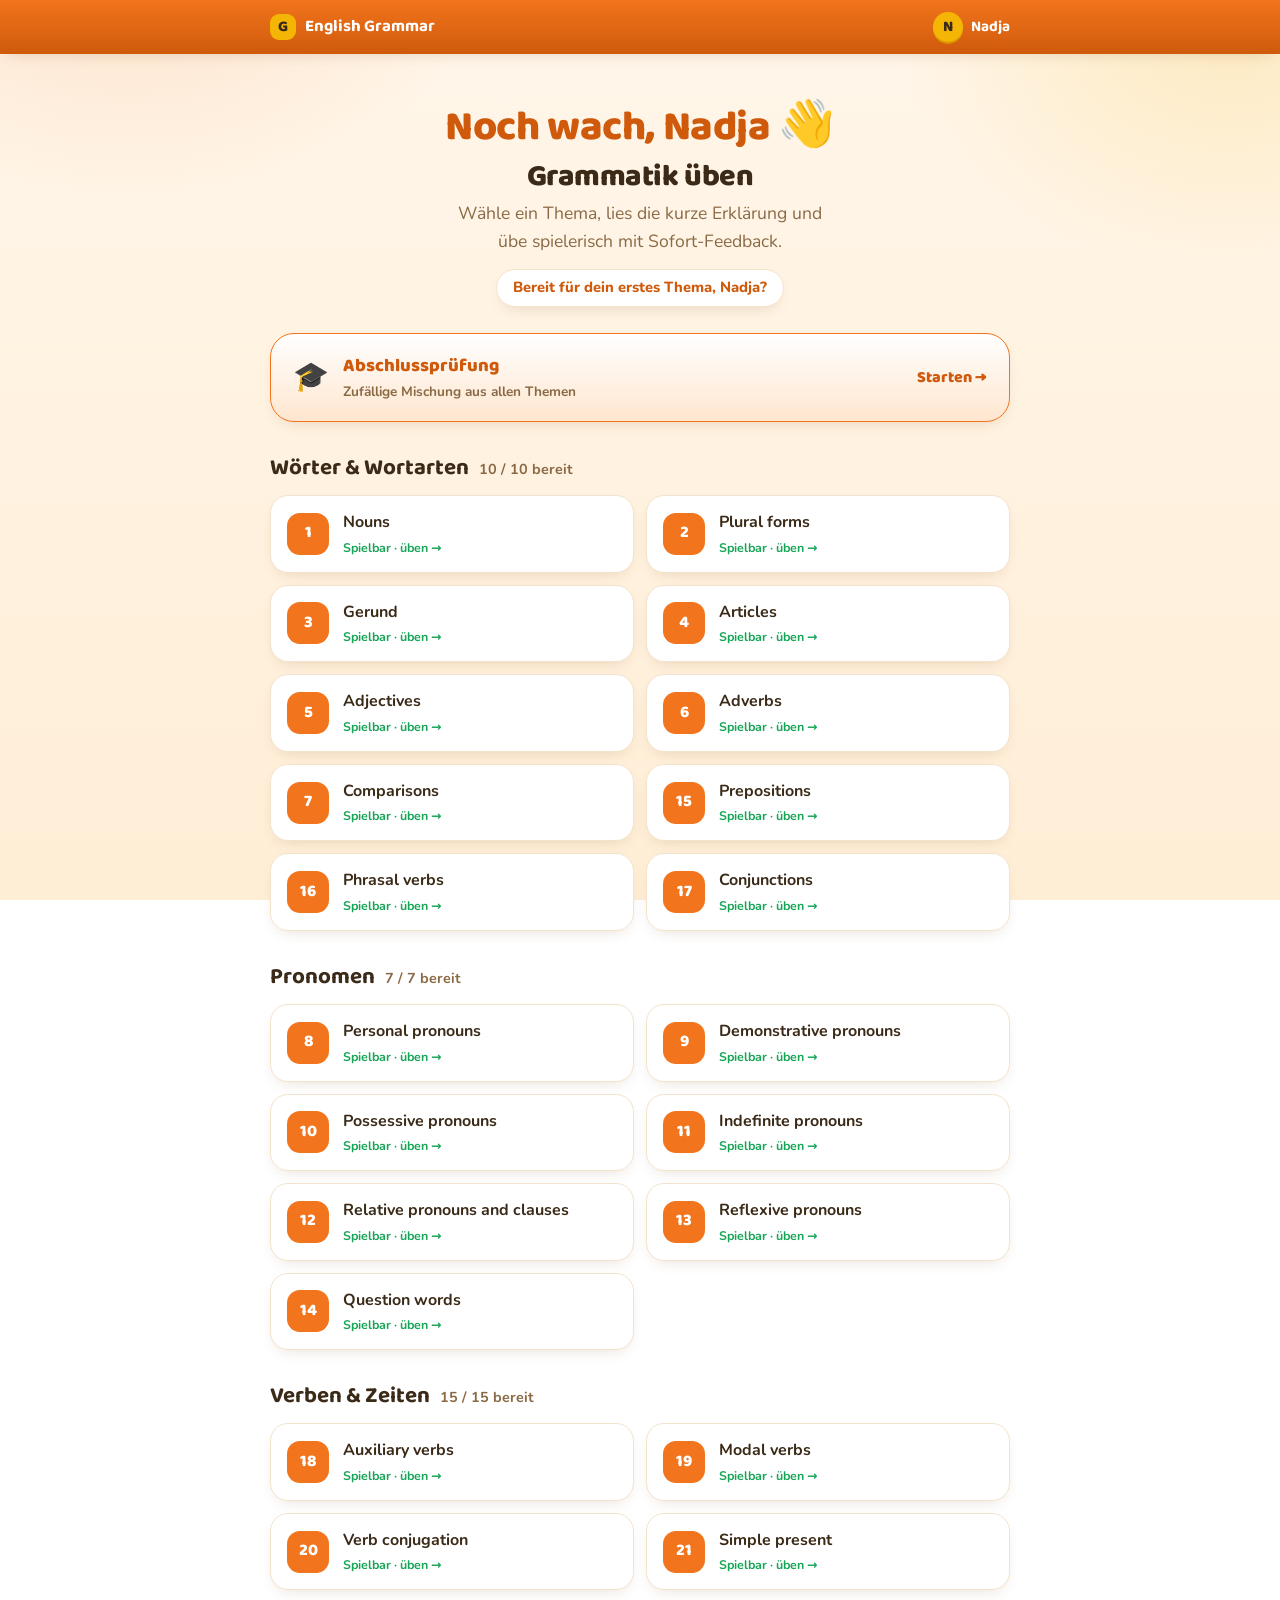
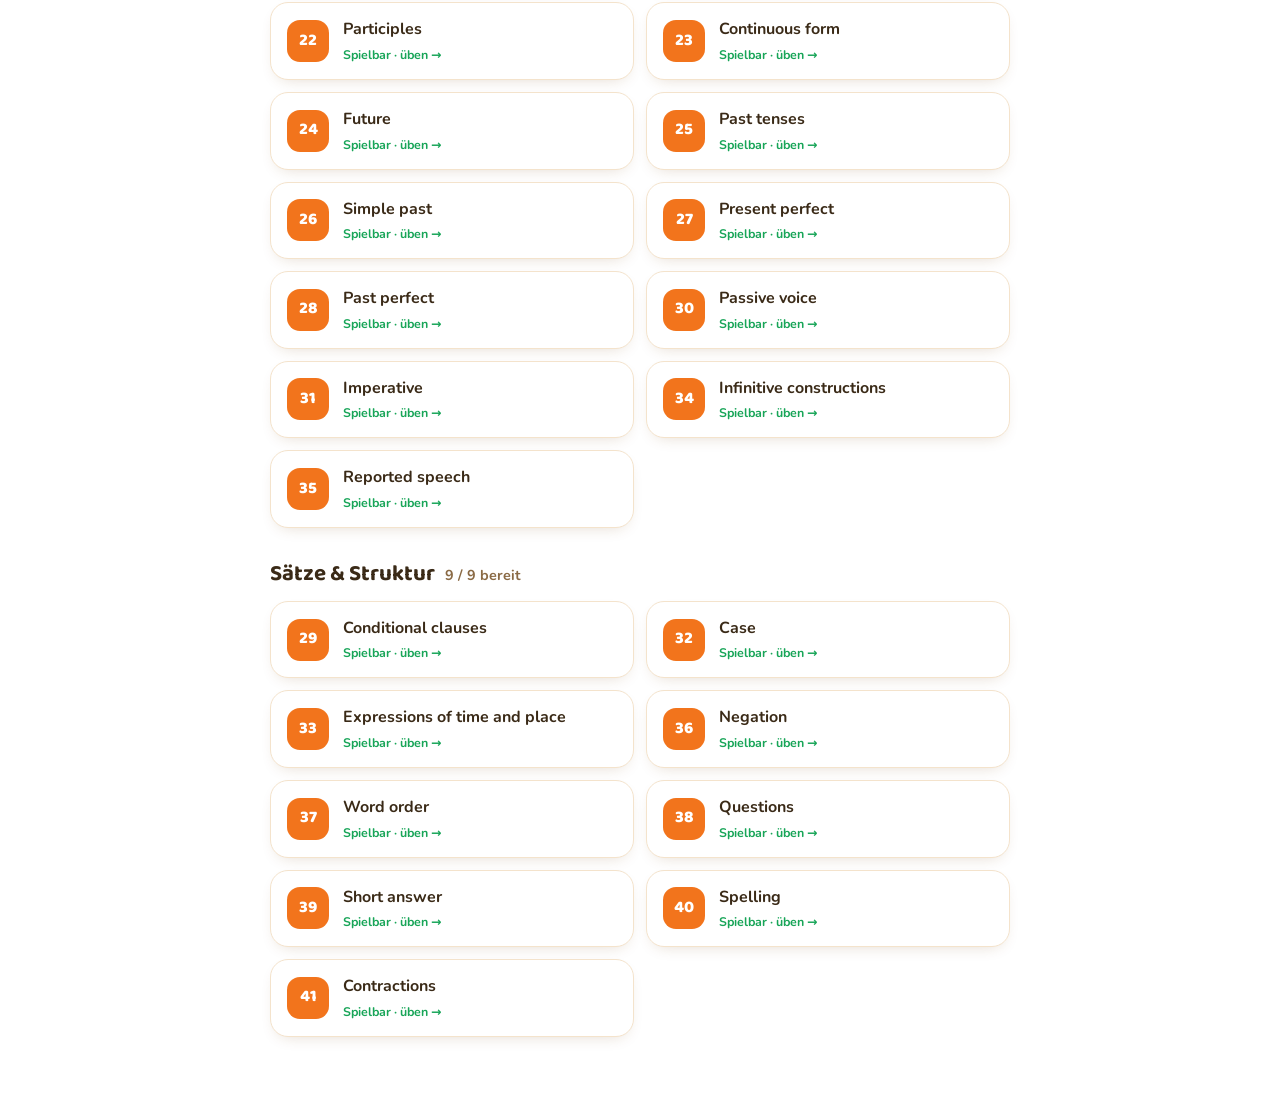
<file: index.html>
<!DOCTYPE html>
<html lang="de">
<head>
  <meta charset="UTF-8">
  <meta name="viewport" content="width=device-width, initial-scale=1">
  <title>English Grammar – üben</title>
  <link rel="stylesheet" href="css/style.css">
</head>
<body>
  <header class="appbar">
    <div class="appbar__in">
      <a class="appbar__title" href="index.html"><span class="dot">G</span> English Grammar</a>
      <span class="user"><span class="avatar">N</span> Nadja</span>
    </div>
  </header>

  <main class="wrap">
    <section class="hero">
      <p class="greet" id="greet"></p>
      <h1>Grammatik üben</h1>
      <p class="lead">Wähle ein Thema, lies die kurze Erklärung und übe spielerisch mit Sofort-Feedback.</p>
      <span class="stat" id="hero-stat"></span>
    </section>

    <a class="exam-cta" href="pruefung.html">
      <span class="ec-ic">🎓</span>
      <span>
        <span class="ec-t">Abschlussprüfung</span>
        <span class="ec-s">Zufällige Mischung aus allen Themen</span>
      </span>
      <span class="ec-go">Starten →</span>
    </a>

    <div id="topic-list"></div>
  </main>

  <script src="js/topics.js"></script>
  <script>
    (function () {
      var groups = window.TOPIC_GROUPS, topics = window.TOPICS;
      var fertig = topics.filter(function (t) { return t.file; }).length;

      function bestFor(t) {
        // Bestpunktzahl wird in quiz.js unter "best:<title>" gespeichert
        try { return parseInt(localStorage.getItem("best:" + t.title) || "0", 10); } catch (e) { return 0; }
      }

      // Persönliche, zeit-abhängige Begrüßung für Nadja
      var h = new Date().getHours();
      var gruss = h < 5 ? "Noch wach" : h < 11 ? "Guten Morgen" : h < 17 ? "Hallo" : h < 22 ? "Guten Abend" : "Gute Nacht";
      document.getElementById("greet").innerHTML =
        gruss + ', Nadja <span class="wave">👋</span>';

      // Bisherigen Fortschritt von Nadja zusammenrechnen
      var punkteGesamt = 0, themenGespielt = 0;
      topics.forEach(function (t) {
        if (!t.file) return;
        var b = bestFor(t);
        if (b > 0) { punkteGesamt += b; themenGespielt++; }
      });

      var stat = document.getElementById("hero-stat");
      if (themenGespielt === 0) {
        stat.textContent = "Bereit für dein erstes Thema, Nadja?";
      } else {
        stat.innerHTML = "Schön, dass du wieder da bist! Schon <b>" + punkteGesamt +
          " Punkte</b> in <b>" + themenGespielt + "</b> von " + fertig + " Themen.";
      }

      var root = document.getElementById("topic-list");

      groups.forEach(function (g) {
        var items = topics.filter(function (t) { return t.group === g.key; });
        if (!items.length) return;
        var fertigG = items.filter(function (t) { return t.file; }).length;

        var sec = document.createElement("section");
        sec.className = "group";
        sec.innerHTML =
          '<div class="group__head"><h2>' + g.name + '</h2>' +
          '<span class="count">' + fertigG + " / " + items.length + ' bereit</span></div>' +
          '<div class="topics"></div>';
        var grid = sec.querySelector(".topics");

        items.forEach(function (t) {
          var best = t.file ? bestFor(t) : 0;
          if (t.file) {
            var a = document.createElement("a");
            a.className = "topic ready";
            a.href = "uebung.html?id=" + t.id;
            a.innerHTML =
              '<span class="n">' + t.id + '</span>' +
              '<span><span class="t">' + t.title + '</span>' +
              '<span class="meta">Spielbar · üben →</span></span>' +
              (best > 0 ? '<span class="best">' + best + ' P</span>' : '');
            grid.appendChild(a);
          } else {
            var d = document.createElement("div");
            d.className = "topic soon";
            d.innerHTML =
              '<span class="n">' + t.id + '</span>' +
              '<span><span class="t">' + t.title + '</span>' +
              '<span class="meta">in Arbeit</span></span>';
            grid.appendChild(d);
          }
        });

        root.appendChild(sec);
      });
    })();
  </script>
</body>
</html>
</file>
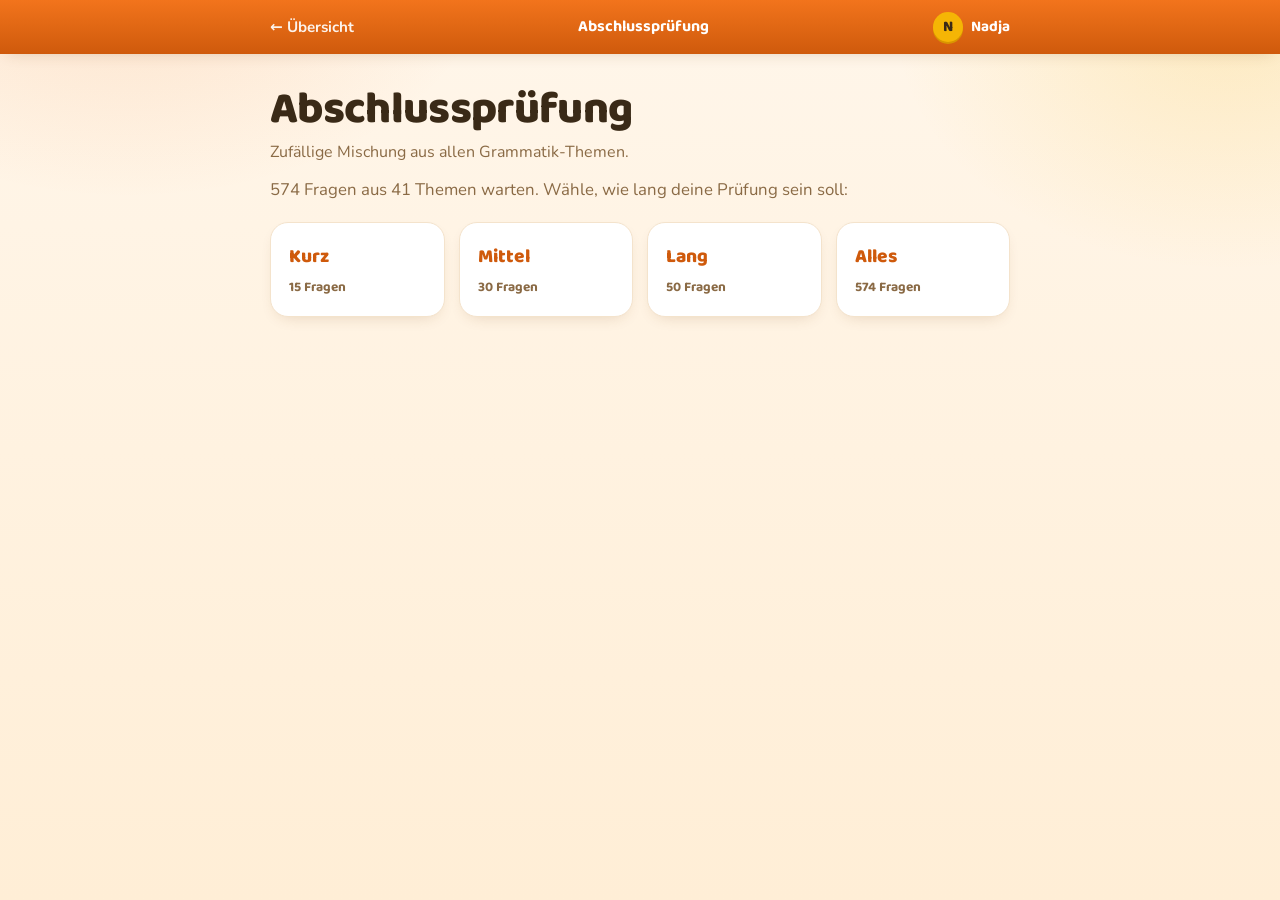
<file: pruefung.html>
<!DOCTYPE html>
<html lang="de">
<head>
  <meta charset="UTF-8">
  <meta name="viewport" content="width=device-width, initial-scale=1">
  <title>Abschlussprüfung – English Grammar</title>
  <link rel="stylesheet" href="css/style.css">
</head>
<body>
  <header class="appbar">
    <div class="appbar__in">
      <a class="back" href="index.html">← Übersicht</a>
      <span class="appbar__title" style="font-size:1rem">Abschlussprüfung</span>
      <span class="user"><span class="avatar">N</span> Nadja</span>
    </div>
  </header>

  <main class="wrap">
    <h1 id="topic-title">Abschlussprüfung</h1>
    <p class="quiz__intro" id="topic-intro">Zufällige Mischung aus allen Grammatik-Themen.</p>

    <!-- exam.js baut hier erst den Start, dann (über quiz.js) das Quiz -->
    <section class="quiz" id="quiz"></section>
  </main>

  <!-- Reihenfolge zählt: erst Fragenpool, dann Auswahl-Logik. quiz.js
       wird von exam.js nachgeladen, sobald die Länge gewählt ist. -->
  <script src="js/data/exam-bank.js"></script>
  <script src="js/exam.js"></script>
</body>
</html>
</file>
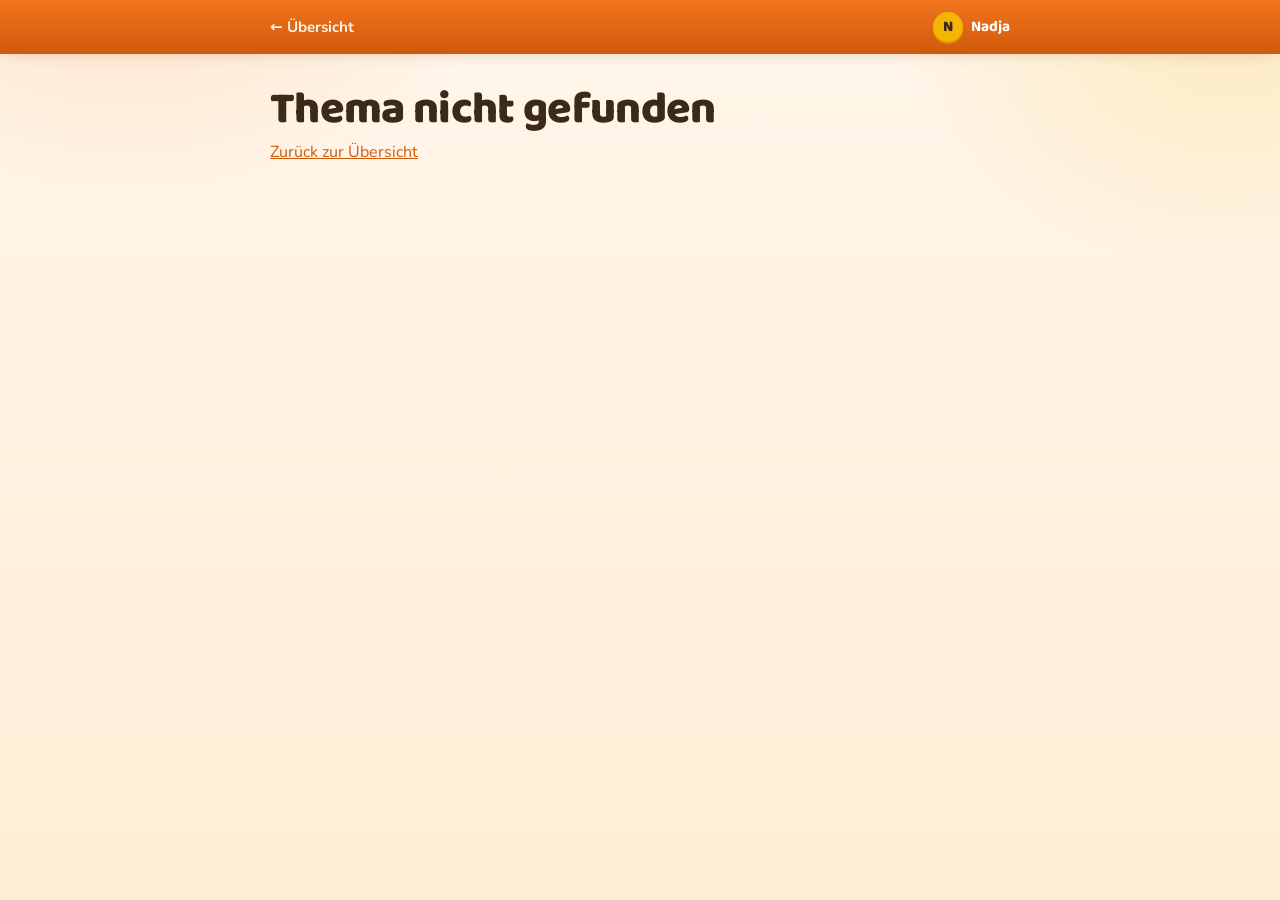
<file: uebung.html>
<!DOCTYPE html>
<html lang="de">
<head>
  <meta charset="UTF-8">
  <meta name="viewport" content="width=device-width, initial-scale=1">
  <title>Übung – English Grammar</title>
  <link rel="stylesheet" href="css/style.css">
</head>
<body>
  <header class="appbar">
    <div class="appbar__in">
      <a class="back" href="index.html">← Übersicht</a>
      <span class="appbar__title" id="bar-title" style="font-size:1rem"></span>
      <span class="user"><span class="avatar">N</span> Nadja</span>
    </div>
  </header>

  <main class="wrap">
    <h1 id="topic-title">…</h1>
    <p class="quiz__intro" id="topic-intro"></p>

    <!-- quiz.js baut hier das Quiz hinein -->
    <section class="quiz" id="quiz"></section>
  </main>

  <script src="js/topics.js"></script>
  <script>
    (function () {
      // Themen-Nummer aus der Adresse lesen: uebung.html?id=27
      var id = parseInt(new URLSearchParams(location.search).get("id"), 10);
      var topic = (window.TOPICS || []).find(function (t) { return t.id === id; });

      var titleEl = document.getElementById("topic-title");
      var barEl   = document.getElementById("bar-title");
      var introEl = document.getElementById("topic-intro");

      if (!topic) {
        titleEl.textContent = "Thema nicht gefunden";
        introEl.innerHTML = '<a href="index.html">Zurück zur Übersicht</a>';
        return;
      }

      titleEl.textContent = topic.id + " · " + topic.title;
      barEl.textContent = topic.title;
      document.title = topic.title + " – English Grammar";

      if (!topic.file) {
        introEl.innerHTML = 'Dieses Thema ist noch in Arbeit. ' +
          '<a href="index.html">Anderes Thema wählen</a>';
        return;
      }

      // Erst die Inhalts-Datei laden, DANN die Logik – Reihenfolge zählt.
      var data = document.createElement("script");
      data.src = "js/data/" + topic.file;
      data.onload = function () {
        // kurze Themen-Einleitung aus der Daten-Datei zeigen
        if (typeof QUIZ_DATA !== "undefined" && QUIZ_DATA.intro) introEl.textContent = QUIZ_DATA.intro;
        var logic = document.createElement("script");
        logic.src = "js/quiz.js";
        document.body.appendChild(logic);
      };
      data.onerror = function () {
        introEl.textContent = "Übungen konnten nicht geladen werden.";
      };
      document.body.appendChild(data);
    })();
  </script>
</body>
</html>
</file>
<file: css/style.css>
/* ============================================================
   Englisch üben – gemeinsames Aussehen für alle Seiten
   Stil: HELL & verspielt, sonniges Pfirsich/Orange mit Gelb-Akzent.
   Schrift: Baloo 2 (Überschriften) + Nunito (Text).
   Aufbau: 1) Variablen 2) Grundlagen 3) Kopfleiste 4) Landingpage
           5) Quiz 6) Feedback 7) Abschluss 8) Handy 9) A11y
   ============================================================ */

@import url('https://fonts.googleapis.com/css2?family=Baloo+2:wght@500;600;700;800&family=Nunito:wght@400;600;700;800&display=swap');

/* 1) Farben & Maße ---------------------------------------- */
:root {
  --bg:        #fff6ea;     /* warmes, helles Off-White (sonnig) */
  --bg-2:      #ffeed6;
  --surface:   #ffffff;
  --ink:       #3a2a17;     /* dunkles Warmbraun (Kontrast 10:1) */
  --muted:     #8a6a45;     /* Nebentext (Kontrast 4.6:1) */
  --line:      #f4e3cc;

  --brand:      #f2741c;    /* Hauptfarbe (Pfirsich/Orange) */
  --brand-d:    #cf5a0c;    /* dunkler für 3D/Text/Hover */
  --brand-l:    #ffe6cf;    /* helle Pfirsich-Blase */
  --accent:    #f5b505;     /* Akzent (Sonnengelb) */
  --accent-d:  #d99500;

  --good:      #18a558;     /* richtig */
  --good-bg:   #e6f7ee;
  --bad:       #e6452f;     /* falsch */
  --bad-bg:    #fdeae6;
  --gold:      #e8920a;     /* Serie/Belohnung */

  --radius:    24px;
  --shadow:    0 16px 34px -16px rgba(120,70,20,.34);
  --shadow-sm: 0 6px 16px -8px rgba(120,70,20,.24);
  --maxw:      780px;
  --ease:      cubic-bezier(.22,1,.36,1);   /* ease-out, kein Bounce */
}

/* 2) Grundlagen ------------------------------------------- */
* { box-sizing: border-box; }

body {
  margin: 0;
  font-family: "Nunito", system-ui, -apple-system, "Segoe UI", Roboto, sans-serif;
  color: var(--ink);
  line-height: 1.6;
  min-height: 100dvh;
  -webkit-font-smoothing: antialiased;
  background:
    radial-gradient(620px 420px at 10% -6%,  rgba(242,116,28,.16), transparent 60%),
    radial-gradient(560px 420px at 96% 2%,   rgba(245,181,5,.18),  transparent 60%),
    linear-gradient(180deg, var(--bg), var(--bg-2));
  background-attachment: fixed;
}

.wrap { max-width: var(--maxw); margin: 0 auto; padding: 22px 20px 64px; }

a { color: var(--brand-d); }

h1, h2, h3, .btn, .badge, .chip, .appbar__title { font-family: "Baloo 2", "Nunito", sans-serif; }
h1, h2, h3 { text-wrap: balance; line-height: 1.12; }
h1 { font-size: clamp(1.9rem, 5.5vw, 2.8rem); font-weight: 800; margin: .2em 0 .1em; letter-spacing: -.015em; }
h2 { font-size: 1.4rem; font-weight: 700; margin: 1.3em 0 .4em; }

.lead { color: var(--muted); margin-top: 0; font-size: 1.1rem; }

/* 3) Kopfleiste (teal, wie Referenz) ---------------------- */
.appbar {
  position: sticky; top: 0; z-index: 50;
  background: linear-gradient(180deg, var(--brand), var(--brand-d));
  color: #fff; box-shadow: var(--shadow-sm);
}
.appbar__in { max-width: var(--maxw); margin: 0 auto; padding: 12px 20px;
              display: flex; align-items: center; justify-content: space-between; gap: 12px; }
.appbar__title { font-weight: 700; font-size: 1.05rem; color: #fff; text-decoration: none;
                 display: inline-flex; align-items: center; gap: 9px; }
.appbar__title .dot { width: 26px; height: 26px; border-radius: 9px; background: var(--accent);
                      display: grid; place-items: center; color: var(--ink); font-weight: 800; font-size: .95rem; }
.appbar a.back { color: #fff; text-decoration: none; font-weight: 700; opacity: .92; font-size: .95rem; }
.appbar a.back:hover { opacity: 1; }
.appbar .user { display: inline-flex; align-items: center; gap: 8px; color: #fff;
                font-family: "Baloo 2", sans-serif; font-weight: 700; font-size: .95rem; }
.appbar .user .avatar { width: 30px; height: 30px; border-radius: 50%; background: var(--accent);
                        color: var(--ink); display: grid; place-items: center; font-weight: 800;
                        box-shadow: 0 2px 0 var(--accent-d); }

/* 4) Landingpage ------------------------------------------ */
.hero { text-align: center; padding: 26px 0 4px; }
.hero .greet { margin: 0 0 8px; font-family: "Baloo 2", sans-serif; font-weight: 800;
               color: var(--brand-d); font-size: clamp(1.6rem, 6vw, 2.6rem); line-height: 1.1;
               letter-spacing: -.01em; text-wrap: balance; animation: slidein .4s var(--ease); }
.hero .greet .wave { font-size: 1.1em; }
.hero .greet .wave { display: inline-block; animation: wave 1.6s var(--ease) 1; transform-origin: 70% 80%; }
@keyframes wave { 0%,100%{transform:rotate(0)} 20%{transform:rotate(16deg)} 40%{transform:rotate(-8deg)} 60%{transform:rotate(12deg)} 80%{transform:rotate(-4deg)} }
.hero h1 { margin: 0 0 .15em; font-size: clamp(1.4rem, 4vw, 1.9rem); color: var(--ink); }
.hero .lead { max-width: 34ch; margin: 0 auto 6px; }
.hero .stat { display: inline-block; margin-top: 8px; color: var(--brand-d); font-weight: 800;
              background: #fff; border: 1px solid var(--line); box-shadow: var(--shadow-sm);
              padding: 6px 16px; border-radius: 999px; font-size: .92rem; }

.group { margin-top: 34px; }
.group__head { display: flex; align-items: baseline; gap: 10px; margin-bottom: 4px; }
.group__head h2 { margin: 0; }
.group__head .count { color: var(--muted); font-weight: 700; font-size: .9rem; }

.topics { display: grid; gap: 12px; margin-top: 14px; }
@media (min-width: 620px) { .topics { grid-template-columns: 1fr 1fr; } }

.topic {
  position: relative; display: flex; align-items: center; gap: 14px;
  text-decoration: none; color: var(--ink);
  background: var(--surface); border: 1px solid var(--line); border-radius: 18px;
  padding: 14px 16px; box-shadow: var(--shadow-sm);
  transition: transform .2s var(--ease), box-shadow .2s var(--ease), border-color .2s var(--ease);
}
.topic:hover { transform: translateY(-3px); box-shadow: var(--shadow); border-color: var(--brand); }
.topic .n {
  flex: none; width: 42px; height: 42px; border-radius: 13px; display: grid; place-items: center;
  font-family: "Baloo 2", sans-serif; font-weight: 800; font-size: 1.05rem;
  background: var(--brand-l); color: var(--brand-d);
}
.topic.ready .n { background: var(--brand); color: #fff; }
.topic .t { font-weight: 700; line-height: 1.25; }
.topic .meta { display: block; font-weight: 700; font-size: .78rem; color: var(--muted); margin-top: 2px; }
.topic.ready .meta { color: var(--good); }
.topic .best { margin-left: auto; flex: none; font-weight: 800; font-size: .82rem; color: var(--gold); }
.topic.soon { opacity: .72; }
.topic.soon:hover { transform: none; box-shadow: var(--shadow-sm); border-color: var(--line); }

/* 5) Quiz ------------------------------------------------- */
.quiz { margin-top: 6px; }
.quiz__intro { color: var(--muted); margin: 2px 0 12px; }

.explain { background: var(--surface); border: 1px solid var(--line); border-radius: var(--radius);
           padding: 20px 22px; box-shadow: var(--shadow-sm); margin: 16px 0 24px; }
.explain h2 { margin-top: .2em; }
.explain ul { margin: .4em 0; padding-left: 1.2em; }
.explain li { margin: .35em 0; }
.explain .ex { color: var(--brand-d); font-style: italic; font-weight: 700; }

.statusbar { display: flex; align-items: center; gap: 12px; flex-wrap: wrap; margin-bottom: 14px; font-weight: 800; }
.chip { background: var(--surface); border: 1px solid var(--line); box-shadow: var(--shadow-sm);
        border-radius: 999px; padding: 7px 15px; font-size: .92rem; color: var(--ink); }
.chip .num { color: var(--brand-d); }
.chip.streak .num { color: var(--gold); }

.progress { height: 14px; background: #fff; border: 1px solid var(--line); border-radius: 999px;
            overflow: hidden; margin-bottom: 22px; box-shadow: inset 0 1px 3px rgba(16,90,100,.08); }
.progress > span { display: block; height: 100%; width: 0%; border-radius: 999px;
                   background: linear-gradient(90deg, var(--brand), var(--accent));
                   transition: width .45s var(--ease); }

.question { background: var(--surface); border: 1px solid var(--line); border-radius: var(--radius);
            padding: 24px; box-shadow: var(--shadow); }
.q-type { font-size: .74rem; text-transform: uppercase; letter-spacing: .06em; color: var(--brand-d); font-weight: 800; }
.q-text { font-size: 1.3rem; font-weight: 700; margin: 10px 0 20px; line-height: 1.4; }

.options { display: grid; gap: 12px; }
.option {
  text-align: left; font-family: "Nunito", sans-serif; font-size: 1.05rem; font-weight: 700;
  color: var(--ink); background: #fff; border: 2px solid var(--line); border-radius: 16px;
  padding: 15px 18px; cursor: pointer; box-shadow: 0 3px 0 var(--line);
  transition: transform .12s var(--ease), border-color .15s var(--ease), box-shadow .12s var(--ease), background .15s var(--ease);
}
.option:hover:not(:disabled) { border-color: var(--brand); transform: translateY(-2px); box-shadow: 0 5px 0 var(--line); }
.option:active:not(:disabled) { transform: translateY(1px); box-shadow: 0 1px 0 var(--line); }
.option:disabled { cursor: default; }
.option.correct { border-color: var(--good); background: var(--good-bg); box-shadow: 0 3px 0 #bfe9cd; }
.option.wrong   { border-color: var(--bad);  background: var(--bad-bg);  box-shadow: 0 3px 0 #f6c6bd; }

.answer-input {
  width: 100%; font-family: "Nunito", sans-serif; font-size: 1.08rem; font-weight: 700; color: var(--ink);
  background: #fff; border: 2px solid var(--line); border-radius: 16px; padding: 15px 18px; outline: none;
  transition: border-color .15s var(--ease), box-shadow .15s var(--ease);
}
.answer-input::placeholder { color: #9bb4b8; font-weight: 600; }
.answer-input:focus { border-color: var(--brand); box-shadow: 0 0 0 4px rgba(22,167,181,.18); }
.answer-input.correct { border-color: var(--good); background: var(--good-bg); }
.answer-input.wrong   { border-color: var(--bad);  background: var(--bad-bg); }

.btn {
  font-family: "Baloo 2", sans-serif; font-size: 1.05rem; font-weight: 700; color: #fff;
  background: var(--brand); border: none; border-radius: 16px; padding: 14px 24px; cursor: pointer;
  box-shadow: 0 5px 0 var(--brand-d), var(--shadow-sm);
  transition: transform .12s var(--ease), box-shadow .12s var(--ease), filter .12s var(--ease);
}
.btn:hover { filter: brightness(1.05); }
.btn:active { transform: translateY(4px); box-shadow: 0 1px 0 var(--brand-d); }
.btn.accent { background: var(--accent); box-shadow: 0 5px 0 var(--accent-d), var(--shadow-sm); }
.btn.accent:active { box-shadow: 0 1px 0 var(--accent-d); }
.btn.ghost { color: var(--brand-d); background: #fff; box-shadow: 0 4px 0 var(--line), var(--shadow-sm); }
.btn.ghost:active { box-shadow: 0 1px 0 var(--line); }
.btn[disabled] { opacity: .45; cursor: default; box-shadow: none; transform: none; }

.actions { display: flex; gap: 12px; margin-top: 20px; flex-wrap: wrap; }

/* 6) Feedback --------------------------------------------- */
.feedback { margin-top: 18px; padding: 15px 17px; border-radius: 16px; font-size: 1rem; display: none; }
.feedback.show { display: block; animation: slidein .3s var(--ease); }
.feedback.good { background: var(--good-bg); border: 1.5px solid var(--good); }
.feedback.bad  { background: var(--bad-bg);  border: 1.5px solid var(--bad); }
.feedback .tag { font-family: "Baloo 2", sans-serif; font-weight: 800; }
.feedback.good .tag { color: var(--good); }
.feedback.bad  .tag { color: var(--bad); }
.feedback .why { color: var(--ink); }
.feedback .sol { color: var(--good); font-weight: 800; }
.feedback.bad .sol { color: var(--bad); }

@keyframes slidein { from { opacity: 0; transform: translateY(8px); } to { opacity: 1; transform: none; } }
@keyframes pop { 0%{transform:scale(.6);opacity:0} 60%{transform:scale(1.18)} 100%{transform:scale(1);opacity:1} }
.spark { display: inline-block; font-weight: 800; color: var(--gold); animation: pop .42s var(--ease); }

/* 7) Abschluss-Screen ------------------------------------- */
.result { text-align: center; background: var(--surface); border: 1px solid var(--line);
          border-radius: var(--radius); padding: 40px 24px; box-shadow: var(--shadow); }
.result .ring {
  --p: 0; width: 172px; height: 172px; margin: 10px auto 22px; border-radius: 50%;
  display: grid; place-items: center;
  background:
    radial-gradient(closest-side, var(--surface) 77%, transparent 78%),
    conic-gradient(var(--brand) calc(var(--p) * 1%), #dcebec 0);
}
.result .ring b { font-family: "Baloo 2", sans-serif; font-size: 2.4rem; color: var(--ink); }
.result .msg { font-size: 1.25rem; font-weight: 800; margin: 6px 0 4px; }
.result .sub { color: var(--muted); font-weight: 600; }

/* 8) Handy ------------------------------------------------ */
@media (max-width: 480px) {
  .q-text { font-size: 1.12rem; }
  .wrap { padding: 18px 14px 52px; }
}

/* 9) Tastatur-Fokus & Barrierefreiheit -------------------- */
:focus-visible { outline: 3px solid var(--brand); outline-offset: 3px; border-radius: 8px; }

@media (prefers-reduced-motion: reduce) {
  *, *::before, *::after {
    animation-duration: .01ms !important; animation-iteration-count: 1 !important;
    transition-duration: .01ms !important; scroll-behavior: auto !important;
  }
}

/* ============================================================
   Abschlussprüfung (pruefung.html + exam.js)
   ============================================================ */

/* Startbildschirm: Länge wählen */
.exam-start { animation: slidein .4s var(--ease); }
.exam-start__lead { color: var(--muted); font-size: 1.05rem; margin: 4px 0 18px; }
.exam-start__grid {
  display: grid; gap: 14px;
  grid-template-columns: repeat(auto-fit, minmax(150px, 1fr));
}
.exam-len {
  display: flex; flex-direction: column; gap: 4px; text-align: left;
  font-family: "Baloo 2", sans-serif; cursor: pointer; color: var(--ink);
  background: var(--surface); border: 1px solid var(--line); border-radius: 18px;
  padding: 18px 18px; box-shadow: var(--shadow-sm);
  transition: transform .2s var(--ease), box-shadow .2s var(--ease), border-color .2s var(--ease);
}
.exam-len:hover { transform: translateY(-3px); box-shadow: var(--shadow); border-color: var(--brand); }
.exam-len:active { transform: translateY(0); }
.exam-len__t { font-weight: 800; font-size: 1.2rem; color: var(--brand-d); }
.exam-len__s { font-weight: 700; font-size: .85rem; color: var(--muted); }

/* Themen-Marke im Feedback */
.exam-topic { display: inline-block; margin-top: 4px; font-style: normal;
  font-weight: 800; font-size: .78rem; color: var(--brand-d);
  background: var(--brand-l); border-radius: 999px; padding: 2px 10px; }

/* Prüfungs-Kachel auf der Startseite */
.exam-cta {
  display: flex; align-items: center; gap: 14px; margin: 22px auto 4px;
  max-width: var(--maxw); text-decoration: none; color: var(--ink);
  background: linear-gradient(180deg, #fff, var(--brand-l));
  border: 1px solid var(--brand); border-radius: var(--radius);
  padding: 18px 22px; box-shadow: var(--shadow-sm);
  transition: transform .2s var(--ease), box-shadow .2s var(--ease);
}
.exam-cta:hover { transform: translateY(-3px); box-shadow: var(--shadow); }
.exam-cta .ec-ic { font-size: 1.8rem; }
.exam-cta .ec-t { font-family: "Baloo 2", sans-serif; font-weight: 800;
  font-size: 1.15rem; color: var(--brand-d); }
.exam-cta .ec-s { display: block; font-weight: 700; font-size: .85rem; color: var(--muted); }
.exam-cta .ec-go { margin-left: auto; font-family: "Baloo 2", sans-serif;
  font-weight: 800; color: var(--brand-d); white-space: nowrap; }
</file>
